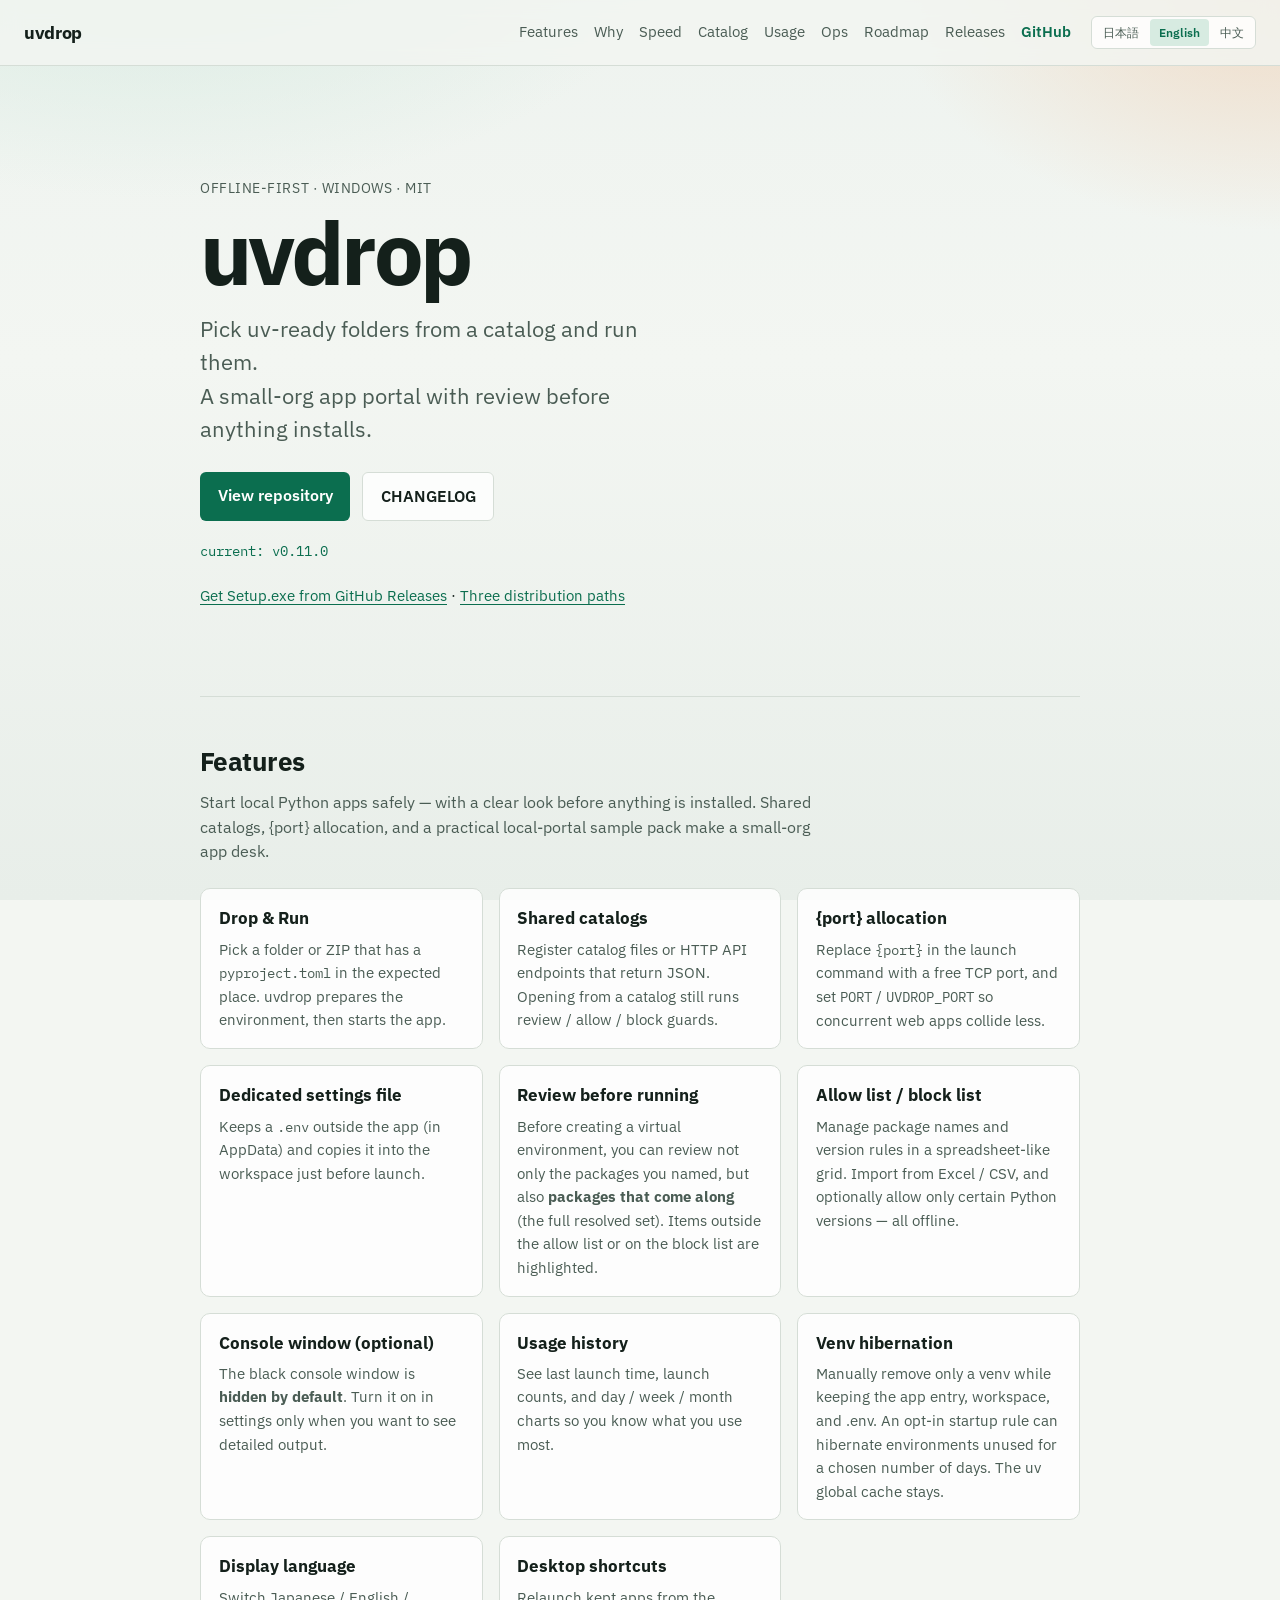
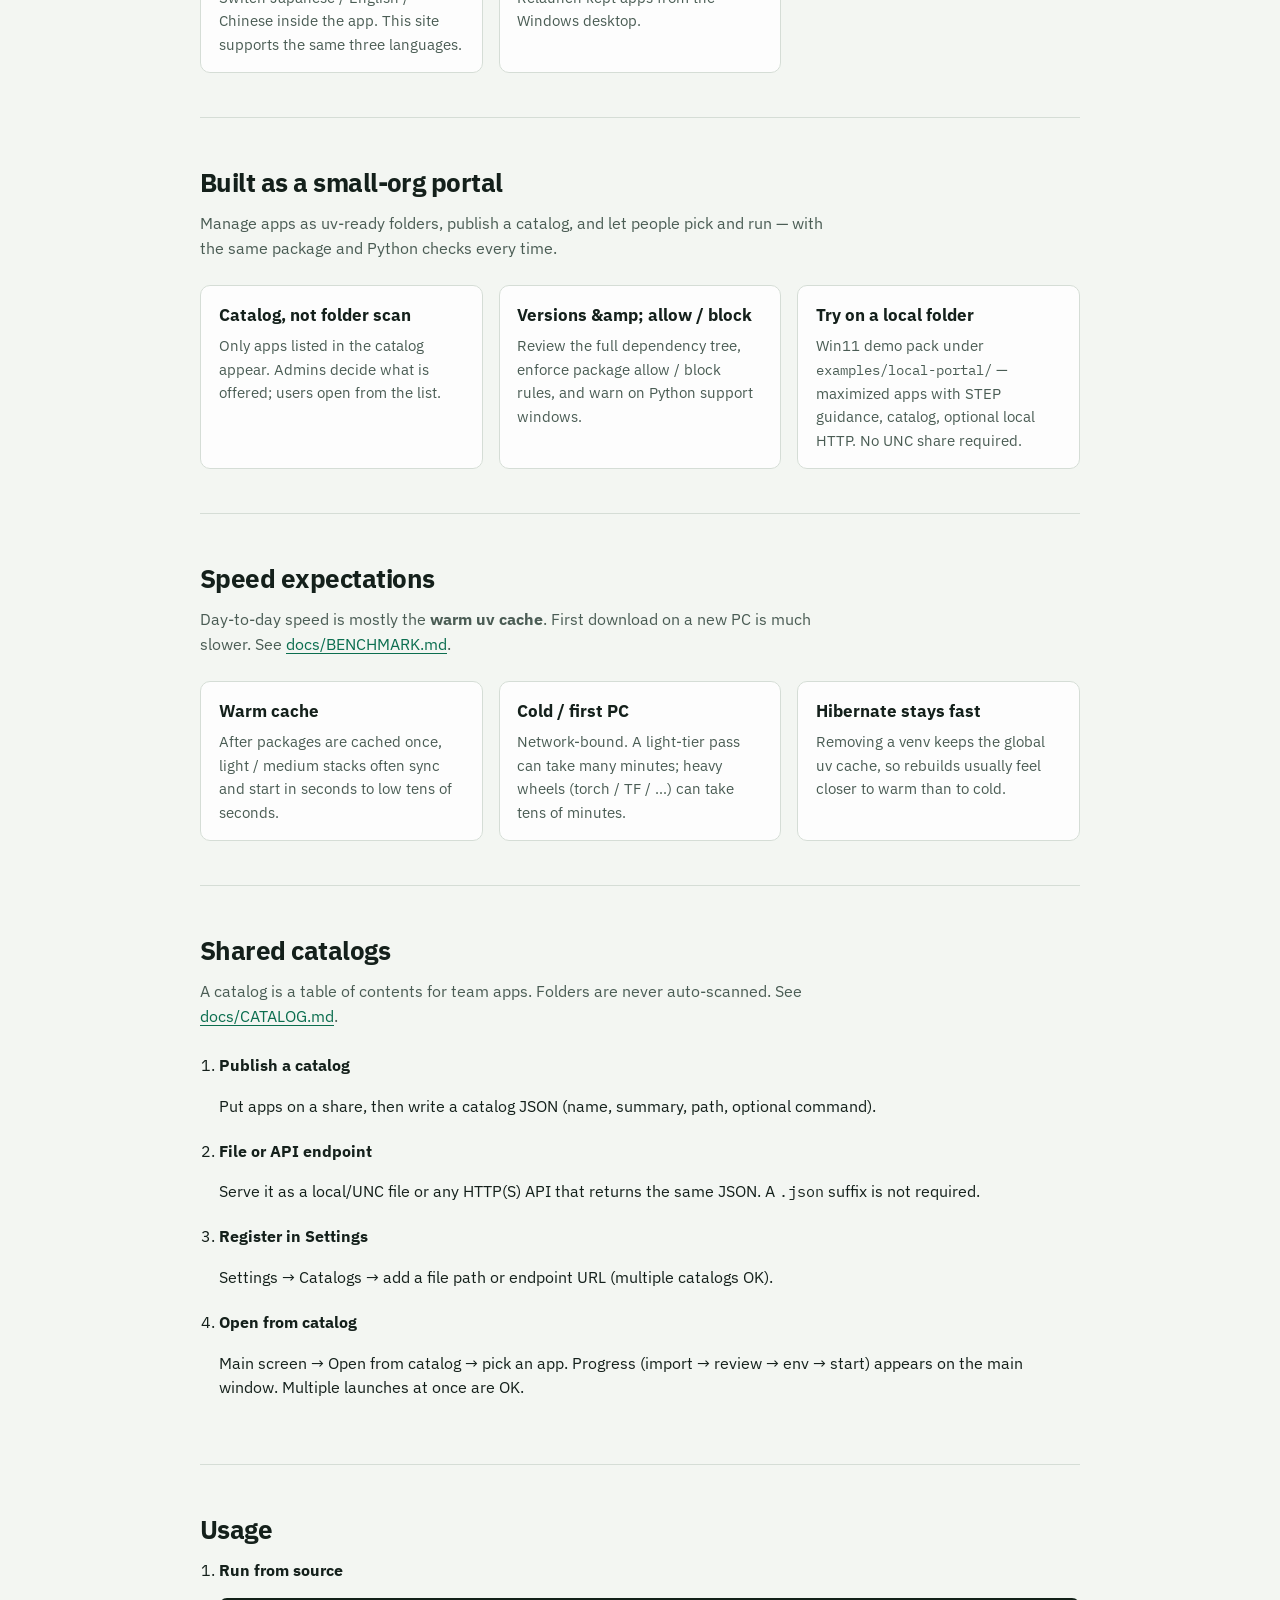
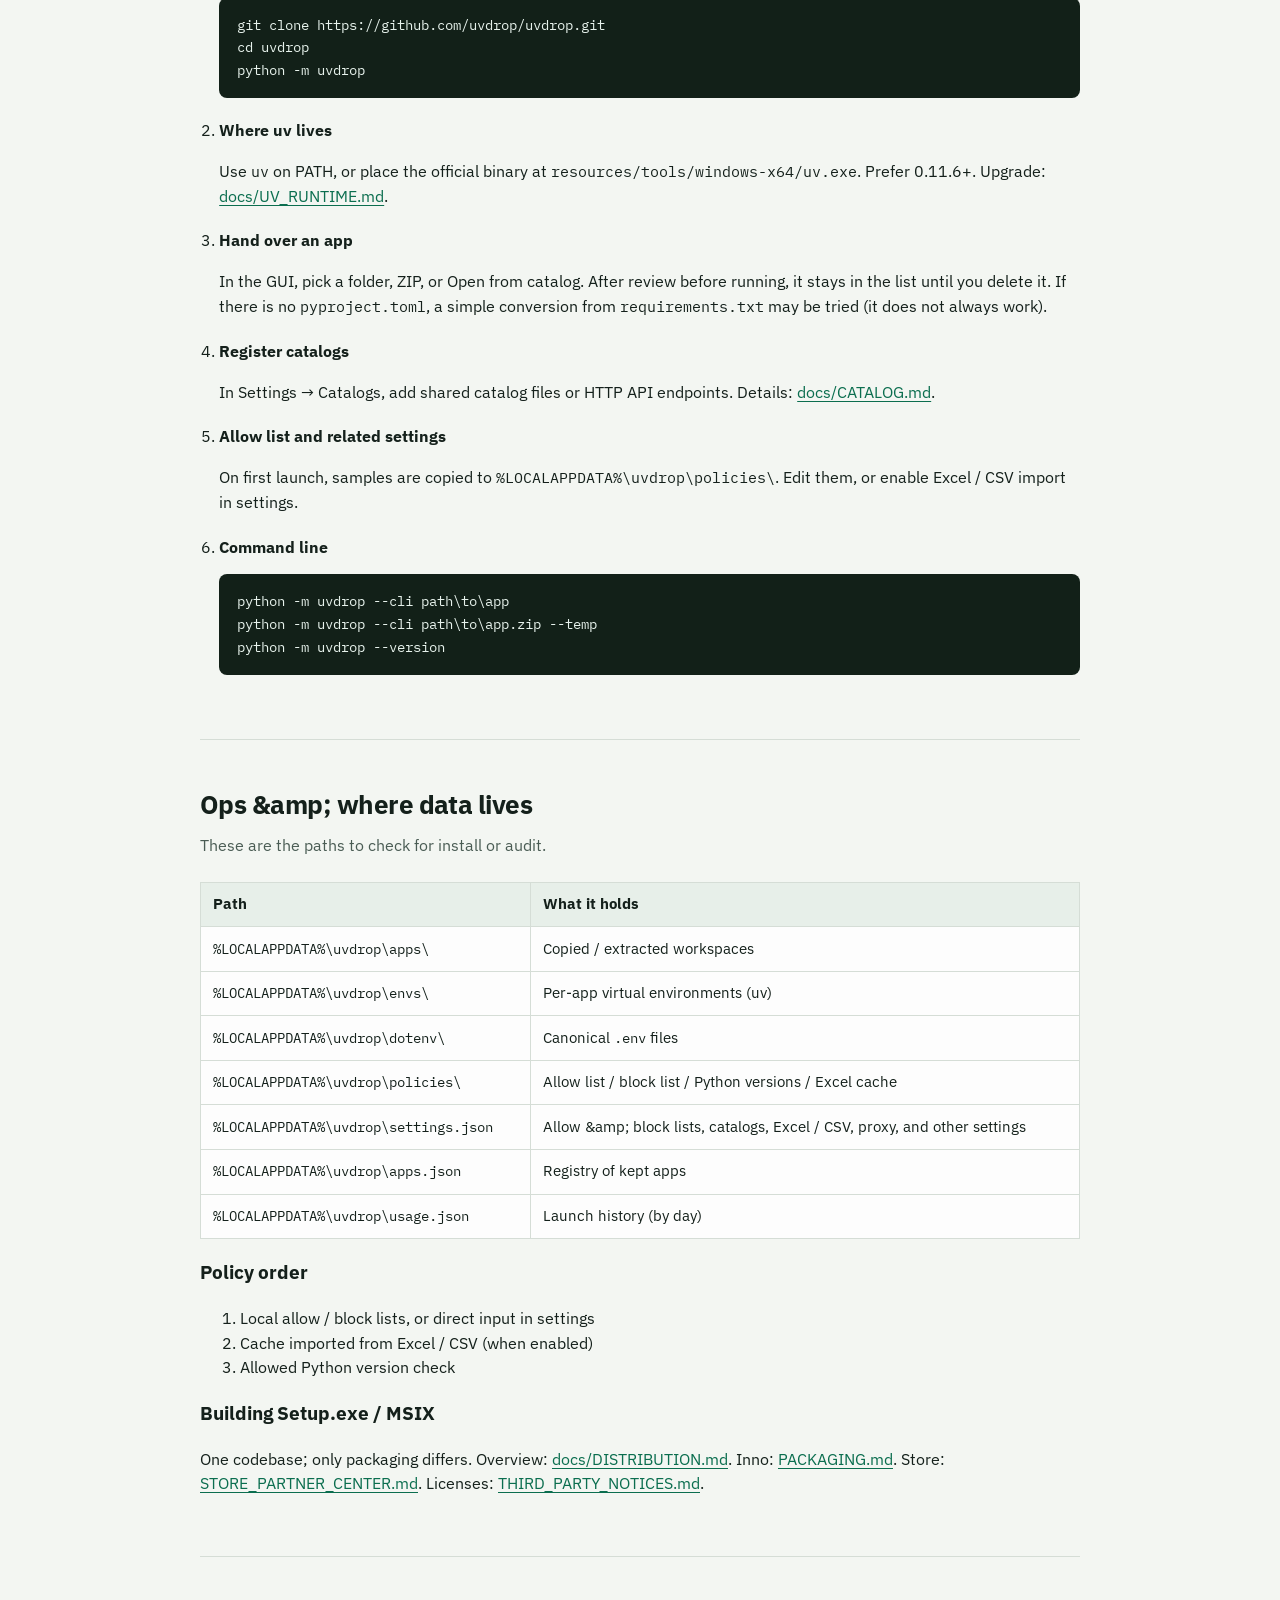
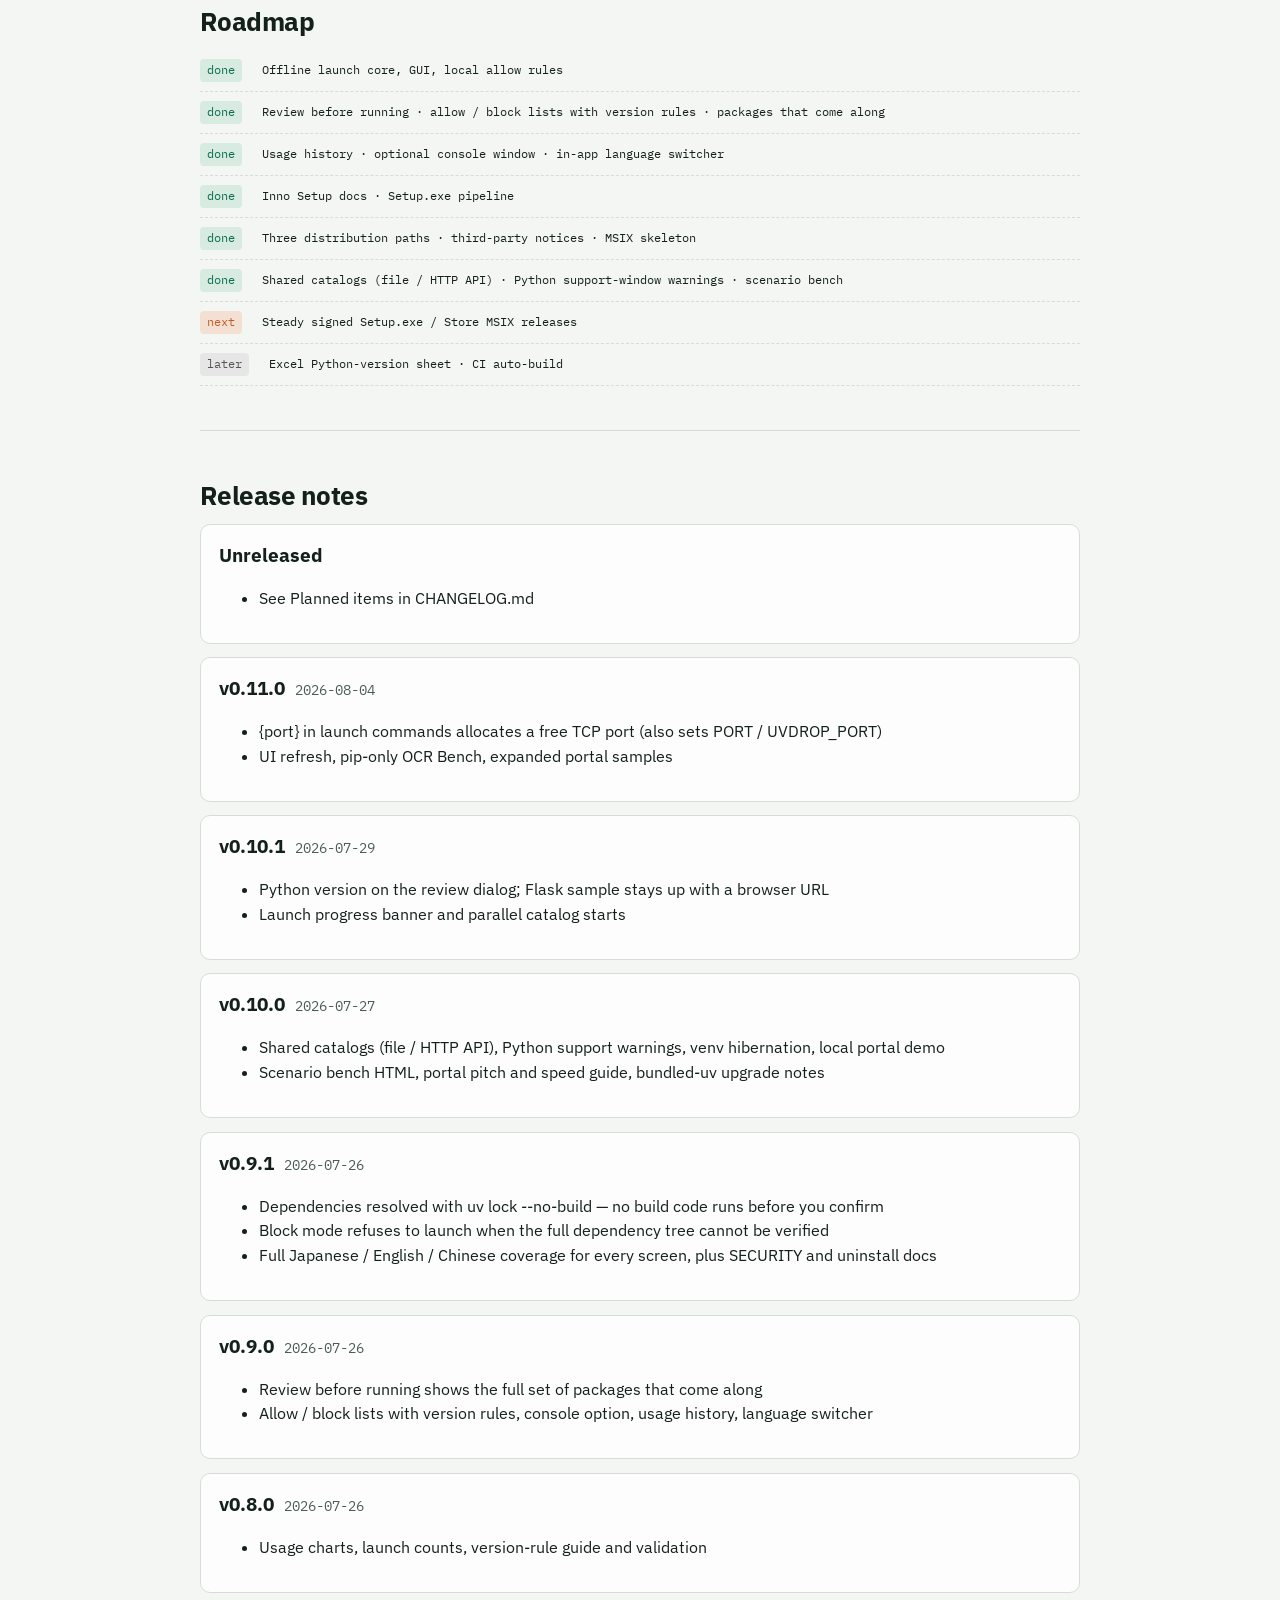
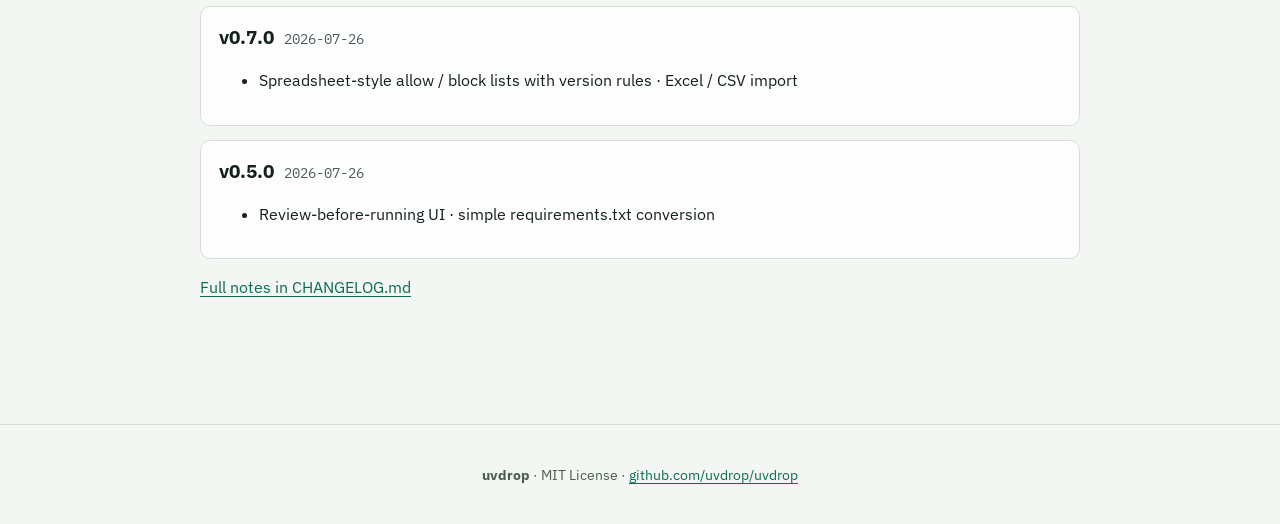
<file: docs/index.html>
<!DOCTYPE html>
<html lang="en">
<head>
  <meta charset="utf-8" />
  <meta name="viewport" content="width=device-width, initial-scale=1" />
  <title>uvdrop — Offline-first uv launcher</title>
  <meta name="description" content="Pass a folder or ZIP, review packages that come along before running, then start your Python app with uv — offline-friendly." />
  <link rel="preconnect" href="https://fonts.googleapis.com" />
  <link rel="preconnect" href="https://fonts.gstatic.com" crossorigin />
  <link href="https://fonts.googleapis.com/css2?family=IBM+Plex+Mono:wght@400;600&family=IBM+Plex+Sans:wght@400;500;600;700&display=swap" rel="stylesheet" />
  <link rel="stylesheet" href="styles.css" />
</head>
<body>
  <div class="bg"></div>
  <header class="top">
    <a class="brand" href="./">uvdrop</a>
    <div class="top-right">
      <nav>
        <a href="#features" data-i18n="nav.features">Features</a>
        <a href="#why" data-i18n="nav.why">Why</a>
        <a href="#speed" data-i18n="nav.speed">Speed</a>
        <a href="#catalog" data-i18n="nav.catalog">Catalog</a>
        <a href="#usage" data-i18n="nav.usage">Usage</a>
        <a href="#ops" data-i18n="nav.ops">Ops</a>
        <a href="#roadmap" data-i18n="nav.roadmap">Roadmap</a>
        <a href="#changelog" data-i18n="nav.changelog">Releases</a>
        <a class="gh" href="https://github.com/uvdrop/uvdrop" data-i18n="nav.github">GitHub</a>
      </nav>
      <div class="lang-switch" role="group" aria-label="Language">
        <button type="button" data-lang="ja" aria-pressed="false">日本語</button>
        <button type="button" data-lang="en" aria-pressed="false">English</button>
        <button type="button" data-lang="zh" aria-pressed="false">中文</button>
      </div>
    </div>
  </header>

  <main>
    <section class="hero">
      <p class="eyebrow" data-i18n="hero.eyebrow">Offline-first · Windows · MIT</p>
      <h1 class="logo">uvdrop</h1>
      <p class="tag" data-i18n-html="hero.tag">Drop a folder. Run it.<br />A small-org app portal on top of uv — with review before running.</p>
      <div class="cta">
        <a class="btn primary" href="https://github.com/uvdrop/uvdrop" data-i18n="hero.cta.repo">View repository</a>
        <a class="btn ghost" href="https://github.com/uvdrop/uvdrop/blob/main/CHANGELOG.md" data-i18n="hero.cta.changelog">CHANGELOG</a>
      </div>
      <p class="ver" id="site-version" data-i18n="hero.version">current: v0.11.0</p>
      <p class="hero-dl" data-i18n-html="hero.dl"><a href="https://github.com/uvdrop/uvdrop/releases">Get Setup.exe from GitHub Releases</a> · <a href="https://github.com/uvdrop/uvdrop/blob/main/docs/DISTRIBUTION.md">Three distribution paths</a></p>
    </section>

    <section id="features" class="block">
      <h2 data-i18n="features.title">Features</h2>
      <p class="lede" data-i18n="features.lede">Start local Python apps with a clear look before anything is installed. Shared catalogs help teams open the same apps without scanning folders.</p>
      <ul class="grid">
        <li>
          <h3 data-i18n-html="features.drop.title">Drop &amp; Run</h3>
          <p data-i18n-html="features.drop.body">Pick a folder or ZIP that has a <code>pyproject.toml</code> in the expected place.</p>
        </li>
        <li>
          <h3 data-i18n="features.catalog.title">Shared catalogs</h3>
          <p data-i18n-html="features.catalog.body">Register catalog files or HTTP API endpoints. Open listed apps with the same review / allow / block guards.</p>
        </li>
        <li>
          <h3 data-i18n="features.port.title">{port} allocation</h3>
          <p data-i18n-html="features.port.body">Replace <code>{port}</code> in the launch command with a free TCP port, and set <code>PORT</code> / <code>UVDROP_PORT</code>.</p>
        </li>
        <li>
          <h3 data-i18n="features.env.title">Dedicated settings file</h3>
          <p data-i18n-html="features.env.body">Keeps a <code>.env</code> outside the app and copies it into the workspace just before launch.</p>
        </li>
        <li>
          <h3 data-i18n="features.review.title">Review before running</h3>
          <p data-i18n-html="features.review.body">Before creating a virtual environment, review packages that come along (the full resolved set).</p>
        </li>
        <li>
          <h3 data-i18n="features.policy.title">Allow list / block list</h3>
          <p data-i18n="features.policy.body">Manage package names and version rules in a grid. Import from Excel / CSV offline.</p>
        </li>
        <li>
          <h3 data-i18n="features.console.title">Console window (optional)</h3>
          <p data-i18n-html="features.console.body">The black console window is <strong>hidden by default</strong>.</p>
        </li>
        <li>
          <h3 data-i18n="features.usage.title">Usage history</h3>
          <p data-i18n="features.usage.body">Last launch, launch counts, and day / week / month charts.</p>
        </li>
        <li>
          <h3 data-i18n="features.hibernate.title">Venv hibernation</h3>
          <p data-i18n="features.hibernate.body">Keep the app entry and settings while removing only its venv. Rebuild later from the uv global cache.</p>
        </li>
        <li>
          <h3 data-i18n="features.lang.title">Display language</h3>
          <p data-i18n="features.lang.body">Switch Japanese / English / Chinese inside the app.</p>
        </li>
        <li>
          <h3 data-i18n="features.shortcut.title">Desktop shortcuts</h3>
          <p data-i18n="features.shortcut.body">Relaunch kept apps from the Windows desktop.</p>
        </li>
      </ul>
    </section>

    <section id="why" class="block">
      <h2 data-i18n="why.title">Built as a small-org portal</h2>
      <p class="lede" data-i18n-html="why.lede">Manage apps as uv-ready folders, publish a catalog, and let people pick and run — with the same package and Python checks every time.</p>
      <ul class="grid">
        <li>
          <h3 data-i18n="why.portal.title">Catalog, not folder scan</h3>
          <p data-i18n-html="why.portal.body">Only apps listed in the catalog appear. Admins decide what is offered; users open from the list.</p>
        </li>
        <li>
          <h3 data-i18n="why.policy.title">Versions &amp; allow / block</h3>
          <p data-i18n-html="why.policy.body">Review the full dependency tree, enforce package allow / block rules, and warn on Python support windows.</p>
        </li>
        <li>
          <h3 data-i18n="why.local.title">Try on a local folder</h3>
          <p data-i18n-html="why.local.body">Win11 demo pack under <code>examples/local-portal/</code> — no UNC share required. Optional local HTTP catalog script included.</p>
        </li>
      </ul>
    </section>

    <section id="speed" class="block">
      <h2 data-i18n="speed.title">Speed expectations</h2>
      <p class="lede" data-i18n-html="speed.lede">Day-to-day speed is mostly the <strong>warm uv cache</strong>. First download on a new PC is much slower. See <a href="https://github.com/uvdrop/uvdrop/blob/main/docs/BENCHMARK.md">docs/BENCHMARK.md</a>.</p>
      <ul class="grid">
        <li>
          <h3 data-i18n="speed.warm.title">Warm cache</h3>
          <p data-i18n="speed.warm.body">After packages are cached once, light / medium stacks often sync and start in seconds to low tens of seconds.</p>
        </li>
        <li>
          <h3 data-i18n="speed.cold.title">Cold / first PC</h3>
          <p data-i18n="speed.cold.body">Network-bound. A light-tier pass can take many minutes; heavy wheels (torch / TF / …) can take tens of minutes.</p>
        </li>
        <li>
          <h3 data-i18n="speed.hibernate.title">Hibernate stays fast</h3>
          <p data-i18n="speed.hibernate.body">Removing a venv keeps the global uv cache, so rebuilds usually feel closer to warm than to cold.</p>
        </li>
      </ul>
    </section>

    <section id="catalog" class="block">
      <h2 data-i18n="catalog.title">Shared catalogs</h2>
      <p class="lede" data-i18n-html="catalog.lede">A catalog is a table of contents for team apps. Folders are never auto-scanned. See <a href="https://github.com/uvdrop/uvdrop/blob/main/docs/CATALOG.md">docs/CATALOG.md</a>.</p>
      <ol class="steps">
        <li>
          <strong data-i18n="catalog.step1.title">Publish a catalog</strong>
          <p data-i18n-html="catalog.step1.body">Put apps on a share, then write a catalog JSON (name, summary, path, optional command).</p>
        </li>
        <li>
          <strong data-i18n="catalog.step2.title">File or API endpoint</strong>
          <p data-i18n-html="catalog.step2.body">Serve it as a local/UNC file or any HTTP(S) API that returns the same JSON. A <code>.json</code> suffix is not required.</p>
        </li>
        <li>
          <strong data-i18n="catalog.step3.title">Register in Settings</strong>
          <p data-i18n="catalog.step3.body">Settings → Catalogs → add a file path or endpoint URL (multiple catalogs OK).</p>
        </li>
        <li>
          <strong data-i18n="catalog.step4.title">Open from catalog</strong>
          <p data-i18n="catalog.step4.body">Main screen → Open from catalog → pick an app. Progress (import → review → env → start) appears on the main window. Multiple launches at once are OK.</p>
        </li>
      </ol>
    </section>

    <section id="usage" class="block">
      <h2 data-i18n="usage.title">Usage</h2>
      <ol class="steps">
        <li>
          <strong data-i18n="usage.dev.title">Run from source</strong>
          <pre><code>git clone https://github.com/uvdrop/uvdrop.git
cd uvdrop
python -m uvdrop</code></pre>
        </li>
        <li>
          <strong data-i18n="usage.uv.title">Where uv lives</strong>
          <p data-i18n-html="usage.uv.body">Use <code>uv</code> on PATH, or place the official binary at <code>resources/tools/windows-x64/uv.exe</code>. Prefer 0.11.6+. Upgrade: <a href="https://github.com/uvdrop/uvdrop/blob/main/docs/UV_RUNTIME.md">docs/UV_RUNTIME.md</a>.</p>
        </li>
        <li>
          <strong data-i18n="usage.app.title">Hand over an app</strong>
          <p data-i18n-html="usage.app.body">In the GUI, pick a folder, ZIP, or Open from catalog. After review before running, it stays in the list until you delete it.</p>
        </li>
        <li>
          <strong data-i18n="usage.catalog.title">Register catalogs</strong>
          <p data-i18n-html="usage.catalog.body">In Settings → Catalogs, add shared catalog files or HTTP API endpoints. Details: <a href="https://github.com/uvdrop/uvdrop/blob/main/docs/CATALOG.md">docs/CATALOG.md</a>.</p>
        </li>
        <li>
          <strong data-i18n="usage.policy.title">Allow list and related settings</strong>
          <p data-i18n-html="usage.policy.body">On first launch, samples are copied to <code>%LOCALAPPDATA%\uvdrop\policies\</code>.</p>
        </li>
        <li>
          <strong data-i18n="usage.cli.title">Command line</strong>
          <pre><code>python -m uvdrop --cli path\to\app
python -m uvdrop --cli path\to\app.zip --temp
python -m uvdrop --version</code></pre>
        </li>
      </ol>
    </section>

    <section id="ops" class="block">
      <h2 data-i18n="ops.title">Ops &amp; where data lives</h2>
      <p class="lede" data-i18n="ops.lede">These are the paths to check for install or audit.</p>
      <table>
        <thead>
          <tr>
            <th data-i18n="ops.th.path">Path</th>
            <th data-i18n="ops.th.content">What it holds</th>
          </tr>
        </thead>
        <tbody>
          <tr><td><code>%LOCALAPPDATA%\uvdrop\apps\</code></td><td data-i18n="ops.apps">Copied / extracted workspaces</td></tr>
          <tr><td><code>%LOCALAPPDATA%\uvdrop\envs\</code></td><td data-i18n="ops.envs">Per-app virtual environments (uv)</td></tr>
          <tr><td><code>%LOCALAPPDATA%\uvdrop\dotenv\</code></td><td data-i18n-html="ops.dotenv">Canonical <code>.env</code> files</td></tr>
          <tr><td><code>%LOCALAPPDATA%\uvdrop\policies\</code></td><td data-i18n="ops.policies">Allow list / block list / Python versions / Excel cache</td></tr>
          <tr><td><code>%LOCALAPPDATA%\uvdrop\settings.json</code></td><td data-i18n="ops.settings">Allow &amp; block lists, catalogs, Excel / CSV, proxy, and other settings</td></tr>
          <tr><td><code>%LOCALAPPDATA%\uvdrop\apps.json</code></td><td data-i18n="ops.appsjson">Registry of kept apps</td></tr>
          <tr><td><code>%LOCALAPPDATA%\uvdrop\usage.json</code></td><td data-i18n="ops.usage">Launch history (by day)</td></tr>
        </tbody>
      </table>
      <h3 data-i18n="ops.priority.title">Policy order</h3>
      <ol>
        <li data-i18n="ops.priority.1">Local allow / block lists, or direct input in settings</li>
        <li data-i18n="ops.priority.2">Cache imported from Excel / CSV (when enabled)</li>
        <li data-i18n="ops.priority.3">Allowed Python version check</li>
      </ol>
      <h3 data-i18n="ops.build.title">Building Setup.exe / MSIX</h3>
      <p data-i18n-html="ops.build.body">One codebase; only packaging differs. See docs/DISTRIBUTION.md.</p>
    </section>

    <section id="roadmap" class="block">
      <h2 data-i18n="roadmap.title">Roadmap</h2>
      <ul class="roadmap">
        <li><span class="done">done</span> <span data-i18n="roadmap.1">Offline launch core, GUI, local allow rules</span></li>
        <li><span class="done">done</span> <span data-i18n="roadmap.2">Review before running · allow / block lists · packages that come along</span></li>
        <li><span class="done">done</span> <span data-i18n="roadmap.3">Usage history · optional console · language switcher</span></li>
        <li><span class="done">done</span> <span data-i18n="roadmap.4">Inno Setup docs · Setup.exe pipeline</span></li>
        <li><span class="done">done</span> <span data-i18n="roadmap.5">Three distribution paths · third-party notices · MSIX skeleton</span></li>
        <li><span class="done">done</span> <span data-i18n="roadmap.catalog">Shared catalogs (file / HTTP API) · Python support-window warnings · scenario bench</span></li>
        <li><span class="next">next</span> <span data-i18n="roadmap.6">Steady signed Setup.exe / Store MSIX releases</span></li>
        <li><span class="later">later</span> <span data-i18n="roadmap.7">Excel Python-version sheet · CI auto-build</span></li>
      </ul>
    </section>

    <section id="changelog" class="block">
      <h2 data-i18n="changelog.title">Release notes</h2>
      <article class="release">
        <h3><span data-i18n="changelog.unreleased.title">Unreleased</span></h3>
        <ul>
          <li data-i18n="changelog.unreleased.empty">See Planned items in CHANGELOG.md</li>
        </ul>
      </article>
      <article class="release">
        <h3><span data-i18n="changelog.0110.title">v0.11.0</span> <time datetime="2026-08-04">2026-08-04</time></h3>
        <ul>
          <li data-i18n="changelog.0110.1">{port} in launch commands allocates a free TCP port (also sets PORT / UVDROP_PORT)</li>
          <li data-i18n="changelog.0110.2">UI refresh, pip-only OCR Bench, portal samples with fullscreen STEP flows</li>
        </ul>
      </article>
      <article class="release">
        <h3><span data-i18n="changelog.0101.title">v0.10.1</span> <time datetime="2026-07-29">2026-07-29</time></h3>
        <ul>
          <li data-i18n="changelog.0101.1">Python version on the review dialog; Flask sample stays up with a browser URL</li>
          <li data-i18n="changelog.0101.2">Launch progress banner and parallel catalog starts</li>
        </ul>
      </article>
      <article class="release">
        <h3><span data-i18n="changelog.0100.title">v0.10.0</span> <time datetime="2026-07-27">2026-07-27</time></h3>
        <ul>
          <li data-i18n="changelog.0100.1">Shared catalogs (file / HTTP API), Python support warnings, venv hibernation, local portal demo</li>
          <li data-i18n="changelog.0100.2">Scenario bench HTML, portal pitch and speed guide, bundled-uv upgrade notes</li>
        </ul>
      </article>
      <article class="release">
        <h3><span data-i18n="changelog.091.title">v0.9.1</span> <time datetime="2026-07-26">2026-07-26</time></h3>
        <ul>
          <li data-i18n="changelog.091.1">Dependencies resolved with uv lock --no-build — no build code runs before you confirm</li>
          <li data-i18n="changelog.091.2">Block mode refuses to launch when the full dependency tree cannot be verified</li>
          <li data-i18n="changelog.091.3">Full Japanese / English / Chinese coverage for every screen, plus SECURITY and uninstall docs</li>
        </ul>
      </article>
      <article class="release">
        <h3><span data-i18n="changelog.090.title">v0.9.0</span> <time datetime="2026-07-26">2026-07-26</time></h3>
        <ul>
          <li data-i18n="changelog.090.1">Review before running shows the full set of packages that come along</li>
          <li data-i18n="changelog.090.2">Allow / block lists with version rules, console option, usage history, language switcher</li>
        </ul>
      </article>
      <article class="release">
        <h3><span data-i18n="changelog.080.title">v0.8.0</span> <time datetime="2026-07-26">2026-07-26</time></h3>
        <ul>
          <li data-i18n="changelog.080.1">Usage charts, launch counts, version-rule guide and validation</li>
        </ul>
      </article>
      <article class="release">
        <h3><span data-i18n="changelog.070.title">v0.7.0</span> <time datetime="2026-07-26">2026-07-26</time></h3>
        <ul>
          <li data-i18n="changelog.070.1">Spreadsheet-style allow / block lists with version rules · Excel / CSV import</li>
        </ul>
      </article>
      <article class="release">
        <h3><span data-i18n="changelog.050.title">v0.5.0</span> <time datetime="2026-07-26">2026-07-26</time></h3>
        <ul>
          <li data-i18n="changelog.050.1">Review-before-running UI · simple requirements.txt conversion</li>
        </ul>
      </article>
      <p><a href="https://github.com/uvdrop/uvdrop/blob/main/CHANGELOG.md" data-i18n="changelog.more">Full notes in CHANGELOG.md</a></p>
    </section>
  </main>

  <footer>
    <p data-i18n-html="footer"><strong>uvdrop</strong> · MIT License · <a href="https://github.com/uvdrop/uvdrop">github.com/uvdrop/uvdrop</a></p>
  </footer>
  <script src="i18n.js"></script>
</body>
</html>
</file>
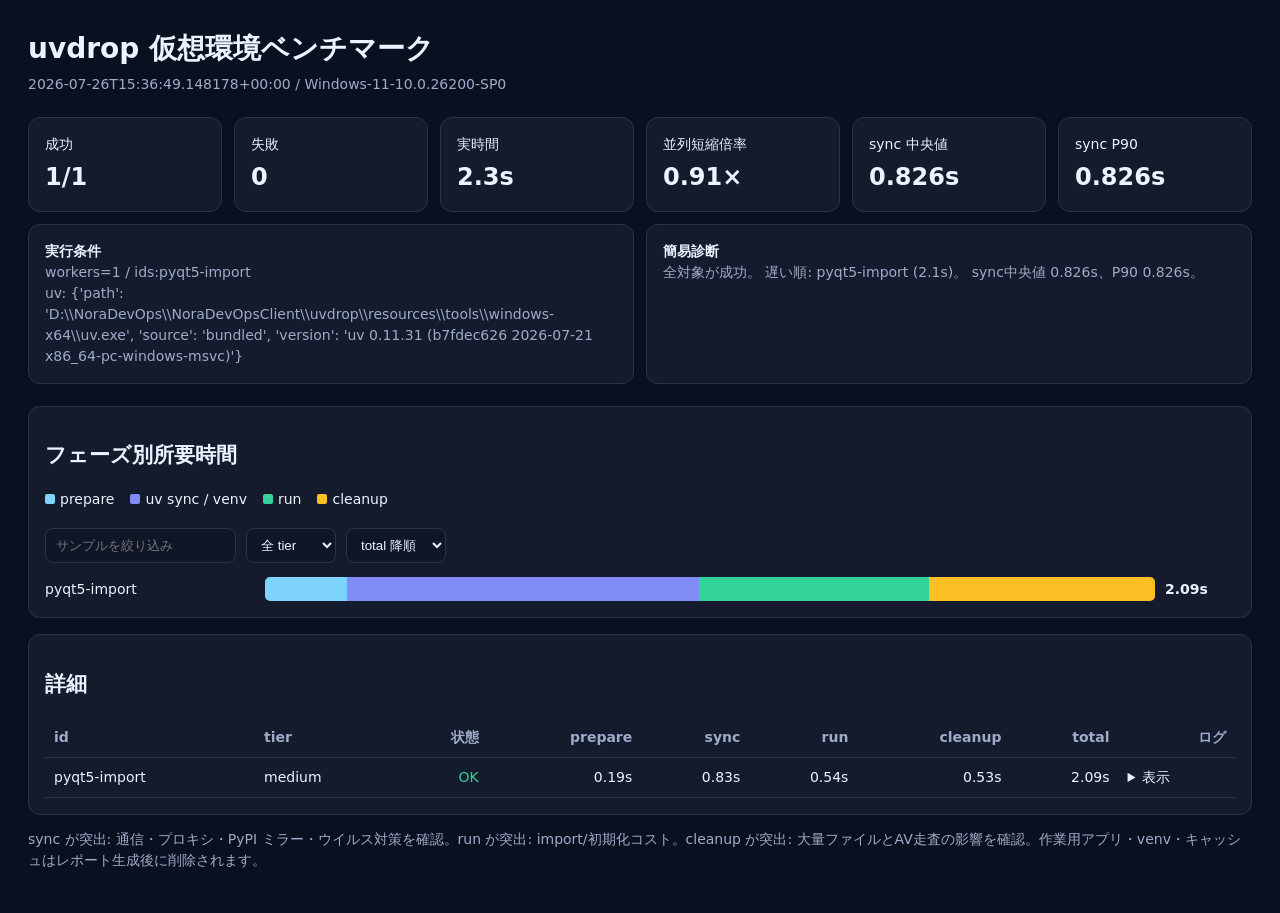
<file: reports/bench/latest.html>
<!doctype html>
<html lang="ja">
<head>
<meta charset="utf-8">
<meta name="viewport" content="width=device-width,initial-scale=1">
<title>uvdrop benchmark report</title>
<style>
:root{--bg:#0b1020;--card:#141b2d;--line:#29334d;--text:#edf2ff;--muted:#9eabc8;
--prepare:#7dd3fc;--sync:#818cf8;--run:#34d399;--cleanup:#fbbf24;--bad:#fb7185}
*{box-sizing:border-box} body{margin:0;background:var(--bg);color:var(--text);
font:14px/1.5 system-ui,-apple-system,"Segoe UI",sans-serif}
main{max-width:1280px;margin:auto;padding:28px} h1{margin:0 0 4px;font-size:28px}
.muted{color:var(--muted)} .grid{display:grid;grid-template-columns:repeat(6,1fr);gap:12px;margin:22px 0}
.card{background:var(--card);border:1px solid var(--line);border-radius:12px;padding:16px}
.metric b{display:block;font-size:24px;margin-top:4px} .wide{grid-column:span 3}
.controls{display:flex;gap:10px;flex-wrap:wrap;margin:14px 0}
input,select{background:#0f1628;color:var(--text);border:1px solid var(--line);border-radius:8px;padding:8px 10px}
.legend{display:flex;gap:16px;flex-wrap:wrap;margin:8px 0 18px} .dot{width:10px;height:10px;display:inline-block;border-radius:2px;margin-right:5px}
.chart{display:grid;gap:9px} .barrow{display:grid;grid-template-columns:210px 1fr 70px;gap:10px;align-items:center}
.barlabel{overflow:hidden;text-overflow:ellipsis;white-space:nowrap} .bar{height:24px;display:flex;background:#0f1628;border-radius:5px;overflow:hidden}
.seg{height:100%;min-width:0} .prepare{background:var(--prepare)} .sync{background:var(--sync)}
.run{background:var(--run)} .cleanup{background:var(--cleanup)} .bad{background:var(--bad)}
table{width:100%;border-collapse:collapse;margin-top:12px} th,td{padding:9px;border-bottom:1px solid var(--line);text-align:right}
th:first-child,td:first-child,th:nth-child(2),td:nth-child(2){text-align:left} th{cursor:pointer;color:var(--muted)}
.ok{color:#34d399} .fail{color:var(--bad)} details{max-width:420px;text-align:left} pre{white-space:pre-wrap}
@media(max-width:850px){.grid{grid-template-columns:repeat(2,1fr)}.wide{grid-column:span 2}.barrow{grid-template-columns:120px 1fr 55px}}
</style>
</head>
<body><main>
<h1>uvdrop 仮想環境ベンチマーク</h1>
<div class="muted">2026-07-26T15:36:49.148178+00:00 / Windows-11-10.0.26200-SP0</div>
<div class="grid">
 <div class="card metric"><span>成功</span><b>1/1</b></div>
 <div class="card metric"><span>失敗</span><b>0</b></div>
 <div class="card metric"><span>実時間</span><b>2.3s</b></div>
 <div class="card metric"><span>並列短縮倍率</span><b>0.91×</b></div>
 <div class="card metric"><span>sync 中央値</span><b>0.826s</b></div>
 <div class="card metric"><span>sync P90</span><b>0.826s</b></div>
 <div class="card wide"><b>実行条件</b><div class="muted">workers=1 / ids:pyqt5-import</div><div class="muted">uv: {&#x27;path&#x27;: &#x27;D:\\NoraDevOps\\NoraDevOpsClient\\uvdrop\\resources\\tools\\windows-x64\\uv.exe&#x27;, &#x27;source&#x27;: &#x27;bundled&#x27;, &#x27;version&#x27;: &#x27;uv 0.11.31 (b7fdec626 2026-07-21 x86_64-pc-windows-msvc)&#x27;}</div></div>
 <div class="card wide"><b>簡易診断</b><div id="diagnosis" class="muted"></div></div>
</div>
<section class="card">
 <h2>フェーズ別所要時間</h2>
 <div class="legend"><span><i class="dot" style="background:var(--prepare)"></i>prepare</span><span><i class="dot" style="background:var(--sync)"></i>uv sync / venv</span><span><i class="dot" style="background:var(--run)"></i>run</span><span><i class="dot" style="background:var(--cleanup)"></i>cleanup</span></div>
 <div class="controls"><input id="search" placeholder="サンプルを絞り込み"><select id="tier"><option value="">全 tier</option><option>light</option><option>medium</option><option>heavy</option></select><select id="sort"><option value="total">total 降順</option><option value="sync">sync 降順</option><option value="name">名前順</option></select></div>
 <div id="chart" class="chart"></div>
</section>
<section class="card" style="margin-top:16px"><h2>詳細</h2><table><thead><tr><th>id</th><th>tier</th><th>状態</th><th>prepare</th><th>sync</th><th>run</th><th>cleanup</th><th>total</th><th>ログ</th></tr></thead><tbody id="rows"></tbody></table></section>
<p class="muted">sync が突出: 通信・プロキシ・PyPI ミラー・ウイルス対策を確認。run が突出: import/初期化コスト。cleanup が突出: 大量ファイルとAV走査の影響を確認。作業用アプリ・venv・キャッシュはレポート生成後に削除されます。</p>
</main>
<script>
const report={"meta": {"started_at": "2026-07-26T15:36:49.148178+00:00", "platform": "Windows-11-10.0.26200-SP0", "python": "3.12.10 (tags/v3.12.10:0cc8128, Apr  8 2025, 12:21:36) [MSC v.1943 64 bit (AMD64)]", "uv": {"path": "D:\\NoraDevOps\\NoraDevOpsClient\\uvdrop\\resources\\tools\\windows-x64\\uv.exe", "source": "bundled", "version": "uv 0.11.31 (b7fdec626 2026-07-21 x86_64-pc-windows-msvc)"}, "selection": "ids:pyqt5-import", "workers": 1, "cwd": "D:\\NoraDevOps\\NoraDevOpsClient\\uvdrop", "disposable": true}, "summary": {"total": 1, "ok": 1, "failed": 0, "skipped": 0, "wall_s": 2.281, "sync_s_sum": 0.826, "total_s_sum": 2.087, "sync_s_median": 0.826, "sync_s_p90": 0.826, "parallel_speedup": 0.91, "slowest": [{"id": "pyqt5-import", "total_s": 2.087}]}, "results": [{"id": "pyqt5-import", "tier": "medium", "name": "PyQt5 import", "ok": true, "error": "", "app_key": "bench-pyqt5-import", "stdout_tail": "uvdrop-sample-ok\r\n", "policy_warnings": [], "policy_errors": [], "timing": {"prepare_s": 0.1913905999972485, "sync_s": 0.8262528000050224, "run_s": 0.5380618999479339, "cleanup_s": 0.5309721999801695, "total_s": 2.0867082999902777}}]}; const all=report.results;
const f=n=>n==null?"-":Number(n).toFixed(2)+"s";
function filtered(){
 const q=document.querySelector("#search").value.toLowerCase(), tier=document.querySelector("#tier").value, sort=document.querySelector("#sort").value;
 const a=all.filter(r=>(!tier||r.tier===tier)&&(!q||(r.id+" "+r.name).toLowerCase().includes(q)));
 a.sort((x,y)=>sort==="name"?x.id.localeCompare(y.id):(Number(y.timing[sort+"_s"]||0)-Number(x.timing[sort+"_s"]||0))); return a;
}
function render(){
 const a=filtered(), max=Math.max(1,...a.map(r=>Number(r.timing.total_s||0)));
 document.querySelector("#chart").innerHTML=a.map(r=>{
  const t=r.timing, seg=k=>`<span class="seg ${k}" title="${k}: ${f(t[k+"_s"])}" style="width:${100*Number(t[k+"_s"]||0)/max}%"></span>`;
  return `<div class="barrow"><span class="barlabel" title="${r.name}">${r.id}</span><div class="bar">${r.ok?seg("prepare")+seg("sync")+seg("run")+seg("cleanup"):`<span class="seg bad" style="width:${100*Number(t.total_s||0)/max}%"></span>`}</div><b>${f(t.total_s)}</b></div>`;
 }).join("");
 document.querySelector("#rows").innerHTML=a.map(r=>`<tr><td>${r.id}</td><td>${r.tier}</td><td class="${r.ok?"ok":"fail"}">${r.ok?"OK":"FAIL"}</td><td>${f(r.timing.prepare_s)}</td><td>${f(r.timing.sync_s)}</td><td>${f(r.timing.run_s)}</td><td>${f(r.timing.cleanup_s)}</td><td>${f(r.timing.total_s)}</td><td><details><summary>表示</summary><pre>${(r.error||r.stdout_tail||"").replaceAll("&","&amp;").replaceAll("<","&lt;")}</pre></details></td></tr>`).join("");
}
["search","tier","sort"].forEach(id=>document.querySelector("#"+id).addEventListener("input",render));
const s=report.summary, slow=(s.slowest||[]).slice(0,3).map(x=>`${x.id} (${x.total_s.toFixed(1)}s)`).join("、");
document.querySelector("#diagnosis").textContent=(s.failed?`失敗 ${s.failed} 件。詳細ログを確認。 `:"全対象が成功。 ")+`遅い順: ${slow||"-"}。 sync中央値 ${s.sync_s_median??"-"}s、P90 ${s.sync_s_p90??"-"}s。`;
render();
</script></body></html>
</file>
<file: docs/styles.css>
:root {
  --ink: #14201b;
  --muted: #4a5c54;
  --paper: #f3f6f2;
  --panel: #ffffffcc;
  --accent: #0b6e4f;
  --accent-2: #c45c26;
  --line: #d5ddd6;
  --mono: "IBM Plex Mono", ui-monospace, monospace;
  --sans: "IBM Plex Sans", "Hiragino Sans", "Noto Sans JP", sans-serif;
}

* { box-sizing: border-box; }
html { scroll-behavior: smooth; }
body {
  margin: 0;
  font-family: var(--sans);
  color: var(--ink);
  background: var(--paper);
  line-height: 1.55;
}
.bg {
  position: fixed;
  inset: 0;
  z-index: -1;
  background:
    radial-gradient(900px 480px at 12% -10%, #d7ebe1 0%, transparent 60%),
    radial-gradient(700px 420px at 100% 0%, #f0dcc8 0%, transparent 55%),
    linear-gradient(180deg, #eef3ef 0%, var(--paper) 40%, #e8eee9 100%);
}
a { color: var(--accent); text-underline-offset: 3px; }
code, pre { font-family: var(--mono); font-size: 0.92em; }
pre {
  background: #122018;
  color: #e7f2ec;
  padding: 1rem 1.1rem;
  overflow-x: auto;
  border-radius: 8px;
}

.top {
  display: flex;
  align-items: center;
  justify-content: space-between;
  gap: 1rem;
  padding: 1rem 1.5rem;
  position: sticky;
  top: 0;
  backdrop-filter: blur(10px);
  background: #f3f6f2cc;
  border-bottom: 1px solid var(--line);
  z-index: 10;
}
.brand {
  font-weight: 700;
  font-size: 1.15rem;
  color: var(--ink);
  text-decoration: none;
  letter-spacing: -0.02em;
}
.top-right {
  display: flex;
  flex-wrap: wrap;
  align-items: center;
  justify-content: flex-end;
  gap: 0.75rem 1.25rem;
}
nav {
  display: flex;
  flex-wrap: wrap;
  gap: 0.85rem 1rem;
  font-size: 0.92rem;
}
nav a { color: var(--muted); text-decoration: none; }
nav a:hover { color: var(--ink); }
nav .gh {
  color: var(--accent);
  font-weight: 600;
}
.lang-switch {
  display: inline-flex;
  align-items: center;
  gap: 0.15rem;
  padding: 0.15rem;
  border: 1px solid var(--line);
  border-radius: 6px;
  background: var(--panel);
}
.lang-switch button {
  font-family: var(--sans);
  font-size: 0.78rem;
  font-weight: 500;
  line-height: 1.2;
  padding: 0.35rem 0.55rem;
  border: 0;
  border-radius: 4px;
  background: transparent;
  color: var(--muted);
  cursor: pointer;
}
.lang-switch button:hover { color: var(--ink); }
.lang-switch button.is-active {
  background: #d7ebe1;
  color: var(--accent);
  font-weight: 600;
}

main { max-width: 920px; margin: 0 auto; padding: 0 1.25rem 4rem; }

.hero {
  padding: 4.5rem 0 3rem;
  min-height: 70vh;
  display: flex;
  flex-direction: column;
  justify-content: center;
}
.eyebrow {
  margin: 0 0 0.75rem;
  color: var(--muted);
  font-size: 0.85rem;
  letter-spacing: 0.04em;
  text-transform: uppercase;
}
.logo {
  margin: 0;
  font-size: clamp(3rem, 10vw, 5.5rem);
  line-height: 0.95;
  letter-spacing: -0.04em;
}
.tag {
  margin: 1.1rem 0 1.6rem;
  font-size: clamp(1.1rem, 2.4vw, 1.35rem);
  color: var(--muted);
  max-width: 28rem;
}
.cta { display: flex; flex-wrap: wrap; gap: 0.75rem; }
.btn {
  display: inline-block;
  padding: 0.7rem 1.1rem;
  border-radius: 6px;
  text-decoration: none;
  font-weight: 600;
}
.btn.primary { background: var(--accent); color: #fff; }
.btn.ghost { border: 1px solid var(--line); color: var(--ink); background: var(--panel); }
.ver {
  margin-top: 1.25rem;
  font-family: var(--mono);
  font-size: 0.85rem;
  color: var(--accent);
}
.hero-dl {
  margin: 0.5rem 0 0;
  font-size: 0.95rem;
}

.block { padding: 2.75rem 0; border-top: 1px solid var(--line); }
.block h2 {
  margin: 0 0 0.5rem;
  font-size: 1.65rem;
  letter-spacing: -0.02em;
}
.lede { color: var(--muted); margin: 0 0 1.5rem; max-width: 40rem; }

.grid {
  list-style: none;
  margin: 0;
  padding: 0;
  display: grid;
  grid-template-columns: repeat(auto-fit, minmax(240px, 1fr));
  gap: 1rem;
}
.grid li {
  background: var(--panel);
  border: 1px solid var(--line);
  border-radius: 10px;
  padding: 1rem 1.1rem;
}
.grid h3 { margin: 0 0 0.4rem; font-size: 1.05rem; }
.grid p { margin: 0; color: var(--muted); font-size: 0.95rem; }

.steps { margin: 0; padding-left: 1.2rem; }
.steps li { margin-bottom: 1.25rem; }

table {
  width: 100%;
  border-collapse: collapse;
  font-size: 0.92rem;
  background: var(--panel);
}
th, td {
  border: 1px solid var(--line);
  padding: 0.65rem 0.75rem;
  text-align: left;
  vertical-align: top;
}
th { background: #e7efe9; }

.roadmap { list-style: none; padding: 0; margin: 0; }
.roadmap li {
  display: flex;
  gap: 0.75rem;
  align-items: flex-start;
  padding: 0.55rem 0;
  border-bottom: 1px dashed var(--line);
}
.roadmap span {
  font-family: var(--mono);
  font-size: 0.75rem;
  padding: 0.15rem 0.45rem;
  border-radius: 4px;
  flex: 0 0 auto;
}
.done { background: #d7ebe1; color: var(--accent); }
.next { background: #f3e0d2; color: var(--accent-2); }
.later { background: #e6e6e6; color: #555; }

.release {
  background: var(--panel);
  border: 1px solid var(--line);
  border-radius: 10px;
  padding: 1rem 1.1rem;
  margin-bottom: 0.85rem;
}
.release h3 { margin: 0 0 0.5rem; }
.release time {
  font-family: var(--mono);
  font-size: 0.85rem;
  color: var(--muted);
  font-weight: 400;
  margin-left: 0.4rem;
}

footer {
  border-top: 1px solid var(--line);
  padding: 1.5rem;
  text-align: center;
  color: var(--muted);
  font-size: 0.9rem;
}

@media (max-width: 720px) {
  .hero { min-height: auto; padding-top: 2.5rem; }
  .top-right { justify-content: flex-end; }
  nav { justify-content: flex-end; }
}
</file>
